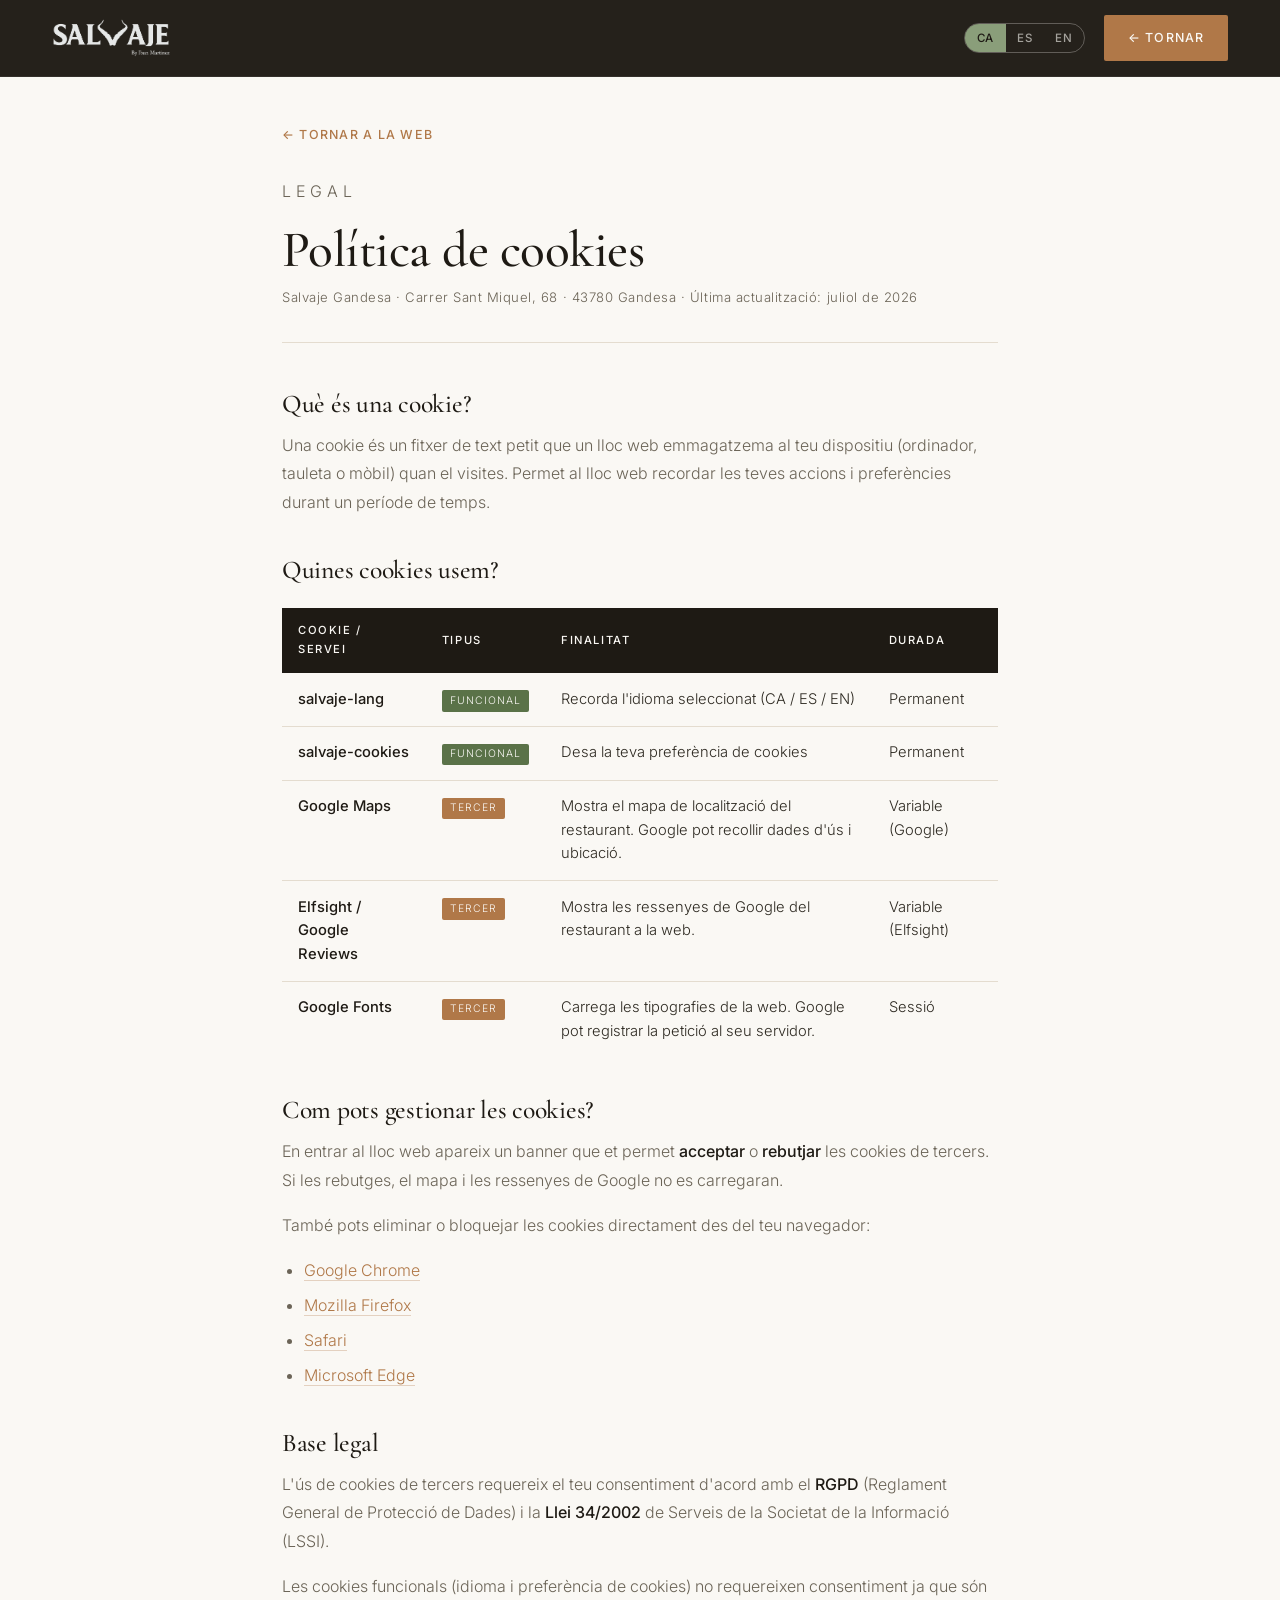
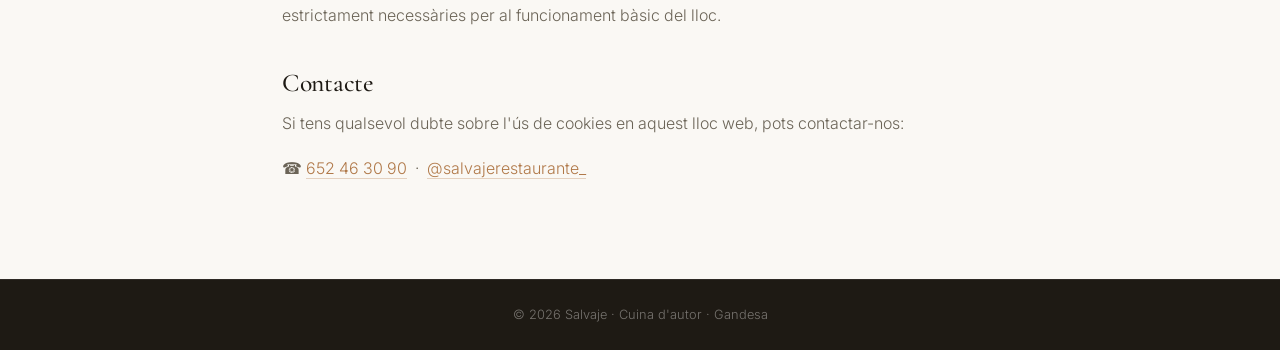
<file: cookies.html>
<!DOCTYPE html>
<html lang="ca">
<head>
<meta charset="UTF-8" />
<meta name="viewport" content="width=device-width, initial-scale=1.0" />
<title>Pol&iacute;tica de cookies &mdash; Salvaje Gandesa</title>
<meta name="robots" content="noindex, nofollow" />
<link rel="icon" type="image/png" href="img/favicon.png" />
<link rel="preconnect" href="https://fonts.googleapis.com" />
<link rel="preconnect" href="https://fonts.gstatic.com" crossorigin />
<link href="https://fonts.googleapis.com/css2?family=Cormorant+Garamond:ital,wght@0,400;0,500;0,600;1,400;1,500&family=Inter:wght@300;400;500;600&display=swap" rel="stylesheet" />
<link rel="stylesheet" href="css/styles.css" />
<style>
  .cookies-page {
    max-width: 780px;
    margin: 0 auto;
    padding: 120px 32px 80px;
  }
  .cookies-page h1 {
    font-family: var(--serif);
    font-size: clamp(2.2rem, 5vw, 3.2rem);
    color: var(--negre);
    margin: 1rem 0 0.5rem;
    line-height: 1.1;
  }
  .cookies-page .meta {
    font-size: 0.82rem;
    color: var(--text-suau);
    letter-spacing: 0.04em;
    margin-bottom: 3rem;
    padding-bottom: 2rem;
    border-bottom: 1px solid var(--linia);
  }
  .cookies-page h2 {
    font-family: var(--serif);
    font-size: 1.6rem;
    color: var(--negre);
    margin: 2.5rem 0 0.8rem;
    font-weight: 500;
  }
  .cookies-page p {
    font-size: 1rem;
    color: var(--text-suau);
    line-height: 1.8;
    font-weight: 300;
    margin-bottom: 1rem;
  }
  .cookies-page p strong { color: var(--negre); font-weight: 500; }
  .cookies-page ul {
    padding-left: 1.4rem;
    margin-bottom: 1rem;
  }
  .cookies-page li {
    font-size: 1rem;
    color: var(--text-suau);
    line-height: 1.8;
    font-weight: 300;
    margin-bottom: 0.4rem;
  }
  .cookies-page a {
    color: var(--terra);
    text-decoration: none;
    border-bottom: 1px solid rgba(176, 120, 72, 0.3);
    transition: color 0.2s;
  }
  .cookies-page a:hover { color: var(--salvia-fosc); border-color: var(--salvia-fosc); }
  .cookie-table {
    width: 100%;
    border-collapse: collapse;
    margin: 1.5rem 0 2rem;
    font-size: 0.92rem;
  }
  .cookie-table th {
    background: var(--negre);
    color: var(--crema);
    padding: 0.85rem 1rem;
    text-align: left;
    font-family: var(--sans);
    font-size: 0.7rem;
    font-weight: 500;
    letter-spacing: 0.14em;
    text-transform: uppercase;
  }
  .cookie-table td {
    padding: 0.9rem 1rem;
    border-bottom: 1px solid var(--linia);
    color: var(--text);
    vertical-align: top;
    line-height: 1.6;
    font-weight: 300;
  }
  .cookie-table tr:last-child td { border-bottom: none; }
  .cookie-table td strong { font-weight: 500; color: var(--negre); }
  .tag-funcional {
    display: inline-block;
    font-size: 0.65rem;
    letter-spacing: 0.1em;
    text-transform: uppercase;
    background: var(--salvia-fosc);
    color: var(--crema);
    padding: 0.15rem 0.5rem;
    border-radius: 2px;
  }
  .tag-tercer {
    display: inline-block;
    font-size: 0.65rem;
    letter-spacing: 0.1em;
    text-transform: uppercase;
    background: var(--terra);
    color: var(--crema);
    padding: 0.15rem 0.5rem;
    border-radius: 2px;
  }
  .back-link {
    display: inline-flex;
    align-items: center;
    gap: 0.5rem;
    font-size: 0.78rem;
    font-weight: 500;
    letter-spacing: 0.1em;
    text-transform: uppercase;
    color: var(--terra);
    text-decoration: none;
    border: none !important;
    margin-bottom: 2rem;
  }
  .back-link:hover { color: var(--salvia-fosc); border: none !important; }
  @media (max-width: 640px) {
    .cookies-page { padding: 100px 16px 60px; }
    .cookie-table { font-size: 0.82rem; }
    .cookie-table th, .cookie-table td { padding: 0.65rem 0.7rem; }
    .cookie-table th:last-child, .cookie-table td:last-child { display: none; }
  }
</style>
</head>
<body>

<nav class="nav" style="background: rgba(30,26,20,0.97);">
  <div class="wrap nav-inner">
    <a href="/" class="logo">
      <img src="img/logo-salvaje.png" alt="Salvaje" class="nav-logo-img" />
    </a>
    <div class="nav-cta">
      <div class="lang-switch">
        <button type="button" data-lang="ca">CA</button>
        <button type="button" data-lang="es">ES</button>
        <button type="button" data-lang="en">EN</button>
      </div>
      <a href="/" class="btn btn-terra" style="font-size:0.78rem; padding: 0.7rem 1.4rem;"
         data-es="&#8592; Volver" data-en="&#8592; Back">&#8592; Tornar</a>
    </div>
  </div>
</nav>

<main class="cookies-page">

  <a href="/" class="back-link"
     data-es="&#8592; Volver a la web" data-en="&#8592; Back to the website">&#8592; Tornar a la web</a>

  <p class="eyebrow">Legal</p>
  <h1 data-es="Pol&iacute;tica de cookies" data-en="Cookie policy">Pol&iacute;tica de cookies</h1>
  <p class="meta"
     data-es="Salvaje Gandesa &middot; Carrer Sant Miquel, 68 &middot; 43780 Gandesa &middot; &Uacute;ltima actualizaci&oacute;n: julio de 2026"
     data-en="Salvaje Gandesa &middot; Carrer Sant Miquel, 68 &middot; 43780 Gandesa &middot; Last updated: July 2026">
    Salvaje Gandesa &middot; Carrer Sant Miquel, 68 &middot; 43780 Gandesa &middot; &Uacute;ltima actualitzaci&oacute;: juliol de 2026
  </p>

  <h2 data-es="&iquest;Qu&eacute; es una cookie?" data-en="What is a cookie?">Qu&egrave; &eacute;s una cookie?</h2>
  <p data-es="Una cookie es un peque&ntilde;o archivo de texto que un sitio web almacena en tu dispositivo (ordenador, tableta o m&oacute;vil) cuando lo visitas. Permite al sitio web recordar tus acciones y preferencias durante un per&iacute;odo de tiempo."
     data-en="A cookie is a small text file that a website stores on your device (computer, tablet or mobile) when you visit it. It allows the website to remember your actions and preferences over a period of time.">
    Una cookie &eacute;s un fitxer de text petit que un lloc web emmagatzema al teu dispositiu (ordinador, tauleta o m&ograve;bil) quan el visites. Permet al lloc web recordar les teves accions i prefer&egrave;ncies durant un per&iacute;ode de temps.
  </p>

  <h2 data-es="&iquest;Qu&eacute; cookies usamos?" data-en="What cookies do we use?">Quines cookies usem?</h2>

  <table class="cookie-table">
    <thead>
      <tr>
        <th data-es="Cookie / Servicio" data-en="Cookie / Service">Cookie / Servei</th>
        <th data-es="Tipo" data-en="Type">Tipus</th>
        <th data-es="Finalidad" data-en="Purpose">Finalitat</th>
        <th data-es="Duraci&oacute;n" data-en="Duration">Durada</th>
      </tr>
    </thead>
    <tbody>
      <tr>
        <td><strong>salvaje-lang</strong></td>
        <td><span class="tag-funcional" data-es="Funcional" data-en="Functional">Funcional</span></td>
        <td data-es="Recuerda el idioma seleccionado (CA / ES / EN)"
            data-en="Remembers the selected language (CA / ES / EN)">Recorda l&apos;idioma seleccionat (CA / ES / EN)</td>
        <td data-es="Permanente" data-en="Permanent">Permanent</td>
      </tr>
      <tr>
        <td><strong>salvaje-cookies</strong></td>
        <td><span class="tag-funcional" data-es="Funcional" data-en="Functional">Funcional</span></td>
        <td data-es="Guarda tu preferencia de cookies"
            data-en="Saves your cookie preference">Desa la teva prefer&egrave;ncia de cookies</td>
        <td data-es="Permanente" data-en="Permanent">Permanent</td>
      </tr>
      <tr>
        <td><strong>Google Maps</strong></td>
        <td><span class="tag-tercer" data-es="Tercero" data-en="Third-party">Tercer</span></td>
        <td data-es="Muestra el mapa de ubicaci&oacute;n del restaurante. Google puede recopilar datos de uso y ubicaci&oacute;n."
            data-en="Shows the restaurant location map. Google may collect usage and location data.">Mostra el mapa de localitzaci&oacute; del restaurant. Google pot recollir dades d&apos;&uacute;s i ubicaci&oacute;.</td>
        <td>Variable (Google)</td>
      </tr>
      <tr>
        <td><strong>Elfsight / Google Reviews</strong></td>
        <td><span class="tag-tercer" data-es="Tercero" data-en="Third-party">Tercer</span></td>
        <td data-es="Muestra las rese&ntilde;as de Google del restaurante en la web."
            data-en="Displays Google reviews of the restaurant on the website.">Mostra les ressenyes de Google del restaurant a la web.</td>
        <td>Variable (Elfsight)</td>
      </tr>
      <tr>
        <td><strong>Google Fonts</strong></td>
        <td><span class="tag-tercer" data-es="Tercero" data-en="Third-party">Tercer</span></td>
        <td data-es="Carga las tipograf&iacute;as de la web. Google puede registrar la petici&oacute;n en su servidor."
            data-en="Loads the website fonts. Google may log the request on its server.">Carrega les tipografies de la web. Google pot registrar la petici&oacute; al seu servidor.</td>
        <td data-es="Sesi&oacute;n" data-en="Session">Sessi&oacute;</td>
      </tr>
    </tbody>
  </table>

  <h2 data-es="&iquest;C&oacute;mo puedes gestionar las cookies?" data-en="How can you manage cookies?">Com pots gestionar les cookies?</h2>
  <p data-es="Al entrar en el sitio web aparece un banner que te permite &lt;strong&gt;aceptar&lt;/strong&gt; o &lt;strong&gt;rechazar&lt;/strong&gt; las cookies de terceros. Si las rechazas, el mapa y las rese&ntilde;as de Google no se cargar&aacute;n."
     data-en="When entering the website a banner appears letting you &lt;strong&gt;accept&lt;/strong&gt; or &lt;strong&gt;reject&lt;/strong&gt; third-party cookies. If you reject them, the Google map and reviews will not load.">
    En entrar al lloc web apareix un banner que et permet <strong>acceptar</strong> o <strong>rebutjar</strong> les cookies de tercers. Si les rebutges, el mapa i les ressenyes de Google no es carregaran.
  </p>
  <p data-es="Tambi&eacute;n puedes eliminar o bloquear las cookies directamente desde tu navegador:"
     data-en="You can also delete or block cookies directly from your browser:">
    Tamb&eacute; pots eliminar o bloquejar les cookies directament des del teu navegador:
  </p>
  <ul>
    <li><a href="https://support.google.com/chrome/answer/95647" target="_blank" rel="noopener">Google Chrome</a></li>
    <li><a href="https://support.mozilla.org/ca/kb/activa-i-desactiva-les-galetes" target="_blank" rel="noopener">Mozilla Firefox</a></li>
    <li><a href="https://support.apple.com/ca-es/guide/safari/sfri11471/mac" target="_blank" rel="noopener">Safari</a></li>
    <li><a href="https://support.microsoft.com/es-es/microsoft-edge/eliminar-las-cookies-en-microsoft-edge-63947406-40ac-c3b8-57b9-2a946a29ae09" target="_blank" rel="noopener">Microsoft Edge</a></li>
  </ul>

  <h2 data-es="Base legal" data-en="Legal basis">Base legal</h2>
  <p data-es="El uso de cookies de terceros requiere tu consentimiento de acuerdo con el &lt;strong&gt;RGPD&lt;/strong&gt; (Reglamento General de Protecci&oacute;n de Datos) y la &lt;strong&gt;Ley 34/2002&lt;/strong&gt; de Servicios de la Sociedad de la Informaci&oacute;n (LSSI)."
     data-en="The use of third-party cookies requires your consent in accordance with the &lt;strong&gt;GDPR&lt;/strong&gt; (General Data Protection Regulation) and &lt;strong&gt;Spanish Law 34/2002&lt;/strong&gt; on Information Society Services.">
    L&apos;&uacute;s de cookies de tercers requereix el teu consentiment d&apos;acord amb el <strong>RGPD</strong> (Reglament General de Protecci&oacute; de Dades) i la <strong>Llei 34/2002</strong> de Serveis de la Societat de la Informaci&oacute; (LSSI).
  </p>
  <p data-es="Las cookies funcionales (idioma y preferencia de cookies) no requieren consentimiento ya que son estrictamente necesarias para el funcionamiento b&aacute;sico del sitio."
     data-en="Functional cookies (language and cookie preference) do not require consent as they are strictly necessary for the basic operation of the site.">
    Les cookies funcionals (idioma i prefer&egrave;ncia de cookies) no requereixen consentiment ja que s&oacute;n estrictament necess&agrave;ries per al funcionament b&agrave;sic del lloc.
  </p>

  <h2 data-es="Contacto" data-en="Contact">Contacte</h2>
  <p data-es="Si tienes cualquier duda sobre el uso de cookies en este sitio web, puedes contactarnos:"
     data-en="If you have any questions about the use of cookies on this website, you can contact us:">
    Si tens qualsevol dubte sobre l&apos;&uacute;s de cookies en aquest lloc web, pots contactar-nos:
  </p>
  <p>
    &#9742; <a href="tel:+34652463090">652 46 30 90</a>
    &nbsp;&middot;&nbsp;
    <a href="https://www.instagram.com/salvajerestaurante_" target="_blank" rel="noopener">@salvajerestaurante_</a>
  </p>

</main>

<footer style="background: var(--negre); color: var(--crema); padding: 1.5rem 0; text-align: center; border-top: 1px solid rgba(255,255,255,0.07);">
  <p style="font-size: 0.8rem; color: rgba(250,248,244,0.4);"
     data-es="&copy; 2026 Salvaje &middot; Cocina de autor &middot; Gandesa"
     data-en="&copy; 2026 Salvaje &middot; Author cuisine &middot; Gandesa">&copy; 2026 Salvaje &middot; Cuina d&apos;autor &middot; Gandesa</p>
</footer>

<script>
(function() {
  var buttons = document.querySelectorAll(".lang-switch button");
  var htmlEl = document.documentElement;

  function setLang(lang) {
    document.querySelectorAll("[data-es]").forEach(function(el) {
      if (el.dataset.ca === undefined) el.dataset.ca = el.innerHTML;
      el.innerHTML = lang === "es" ? el.dataset.es : lang === "en" ? (el.dataset.en || el.dataset.ca) : el.dataset.ca;
    });
    htmlEl.setAttribute("lang", lang);
    buttons.forEach(function(b) { b.classList.toggle("active", b.dataset.lang === lang); });
    try { localStorage.setItem("salvaje-lang", lang); } catch(e) {}
  }

  buttons.forEach(function(b) { b.addEventListener("click", function() { setLang(b.dataset.lang); }); });

  var saved = "ca";
  try { saved = localStorage.getItem("salvaje-lang") || "ca"; } catch(e) {}
  setLang(saved);
})();
</script>

</body>
</html>
</file>
<file: css/styles.css>
:root {
  --crema: #FAF8F4;
  --crema-2: #F2EDE4;
  --salvia: #8A9E7A;
  --salvia-fosc: #5A7248;
  --terra: #B07848;
  --negre: #1E1A14;
  --negre-2: #2A251D;
  --text: #2E2A22;
  --text-suau: #6B6457;
  --linia: #E4DCCF;
  --serif: 'Cormorant Garamond', Georgia, serif;
  --sans: 'Inter', system-ui, sans-serif;
}

* {
  margin: 0;
  padding: 0;
  box-sizing: border-box;
}

html {
  scroll-behavior: smooth;
  overflow-x: hidden;
}

body {
  font-family: var(--sans);
  font-weight: 300;
  color: var(--text);
  background: var(--crema);
  line-height: 1.7;
  -webkit-font-smoothing: antialiased;
  overflow-x: hidden;
  width: 100%;
}

/* Telèfon i links sense color blau per defecte */
a {
  color: inherit;
}

.info-strip .ival a,
.info-strip a {
  color: inherit;
  text-decoration: none;
}

img {
  display: block;
  max-width: 100%;
}

.wrap {
  width: 100%;
  max-width: 1240px;
  margin: 0 auto;
  padding: 0 32px;
}

.eyebrow {
  font-family: var(--sans);
  font-weight: 500;
  font-size: 0.72rem;
  letter-spacing: 0.32em;
  text-transform: uppercase;
  color: var(--terra);
}

h1,
h2,
h3 {
  font-family: var(--serif);
  font-weight: 500;
  line-height: 1.05;
  letter-spacing: -0.01em;
}

/* ============ NAV ============ */
.nav {
  position: fixed;
  top: 0;
  left: 0;
  right: 0;
  z-index: 100;
  background: rgba(30, 26, 20, 0.82);
  backdrop-filter: blur(14px);
  -webkit-backdrop-filter: blur(14px);
  border-bottom: 1px solid rgba(255, 255, 255, 0.07);
  transition: background 0.4s ease;
}

.nav-inner {
  display: flex;
  align-items: center;
  justify-content: space-between;
  height: 76px;
}

.logo {
  font-family: var(--serif);
  font-size: 1.85rem;
  font-weight: 600;
  color: var(--crema);
  letter-spacing: 0.04em;
  text-decoration: none;
  display: flex;
  align-items: center;
  gap: 0.5rem;
}

.logo span {
  font-family: var(--sans);
  font-size: 0.62rem;
  font-weight: 500;
  letter-spacing: 0.3em;
  color: var(--salvia);
  text-transform: uppercase;
}

.nav-logo-img {
  height: 40px;
  width: auto;
  max-width: 170px;
  display: block;
  object-fit: contain;
  object-position: left center;
  filter: invert(1);
}

.nav-links {
  display: flex;
  align-items: center;
  gap: 2.4rem;
  list-style: none;
}

.nav-links a {
  color: rgba(250, 248, 244, 0.78);
  text-decoration: none;
  font-size: 0.82rem;
  font-weight: 400;
  letter-spacing: 0.08em;
  text-transform: uppercase;
  transition: color 0.25s ease;
  position: relative;
}

.nav-links a::after {
  content: '';
  position: absolute;
  left: 0;
  bottom: -6px;
  width: 0;
  height: 1px;
  background: var(--salvia);
  transition: width 0.3s ease;
}

.nav-links a:hover {
  color: var(--crema);
}

.nav-links a:hover::after {
  width: 100%;
}

.btn {
  display: inline-flex;
  align-items: center;
  justify-content: center;
  font-family: var(--sans);
  font-size: 0.8rem;
  font-weight: 500;
  letter-spacing: 0.1em;
  text-transform: uppercase;
  text-decoration: none;
  padding: 0.85rem 1.7rem;
  border-radius: 2px;
  cursor: pointer;
  transition: all 0.3s ease;
  border: 1px solid transparent;
  white-space: nowrap;
}

.btn-verd {
  background: var(--salvia-fosc);
  color: var(--crema);
}

.btn-verd:hover {
  background: #4a5f3a;
  transform: translateY(-2px);
}

.btn-outline {
  background: transparent;
  color: var(--crema);
  border-color: rgba(250, 248, 244, 0.4);
}

.btn-outline:hover {
  border-color: var(--crema);
  background: rgba(250, 248, 244, 0.06);
}

.btn-terra {
  background: var(--terra);
  color: var(--crema);
}

.btn-terra:hover {
  background: #9c6638;
  transform: translateY(-2px);
}

.nav-cta {
  display: flex;
  align-items: center;
  gap: 1.2rem;
}

.burger {
  display: none;
  flex-direction: column;
  gap: 5px;
  background: none;
  border: none;
  cursor: pointer;
  padding: 8px;
}

.burger span {
  width: 24px;
  height: 2px;
  background: var(--crema);
  transition: 0.3s;
}

/* ============ HERO ============ */
.hero {
  position: relative;
  min-height: 100vh;
  display: flex;
  align-items: center;
  color: var(--crema);
  overflow: hidden;
  background: var(--negre);
}

.hero-bg {
  position: absolute;
  inset: 0;
  background-image: linear-gradient(to right, rgba(20,17,13,0.92) 0%, rgba(20,17,13,0.62) 50%, rgba(20,17,13,0.45) 100%), url('../img/hero.jpeg');
  background-size: cover;
  background-position: center;
  animation: slowzoom 22s ease-in-out infinite alternate;
}

.hero-bg::after {
  content: '';
  position: absolute;
  inset: 0;
  background-image: url('../img/SALVAJE_V_transparente.png');
  background-size: 75vw auto;
  background-position: center;
  background-repeat: no-repeat;
  opacity: 0.04;
  pointer-events: none;
}

@keyframes slowzoom {
  from {
    transform: scale(1);
  }

  to {
    transform: scale(1.08);
  }
}

.hero-inner {
  position: relative;
  z-index: 2;
  padding-top: 90px;
  text-align: center;
}

.hero .eyebrow {
  color: var(--salvia);
}

.hero-logo {
  max-width: clamp(250px, 85vw, 650px);
  height: auto;
  display: block;
  margin: 0 auto -0.5rem;
  object-fit: contain;
  filter: invert(1);
  clip-path: inset(0 0 22% 0);
}

.hero-tagline {
  font-family: var(--serif);
  font-style: italic;
  font-weight: 400;
  font-size: clamp(1.6rem, 4vw, 2.6rem);
  color: var(--terra);
  margin-bottom: 1.2rem;
}

.hero-desc {
  max-width: 480px;
  font-size: 1.05rem;
  font-weight: 300;
  color: rgba(250, 248, 244, 0.82);
  margin: 0 auto 2rem;
  line-height: 1.8;
}

.hero-btns {
  display: flex;
  gap: 1rem;
  flex-wrap: wrap;
  justify-content: center;
}

.scroll-hint {
  display: none;
}

.scroll-hint::after {
  content: '';
  width: 1px;
  height: 42px;
  background: linear-gradient(to bottom, var(--salvia), transparent);
  animation: pulse 2s ease-in-out infinite;
}

@keyframes pulse {

  0%,
  100% {
    opacity: 0.3;
  }

  50% {
    opacity: 1;
  }
}

/* ============ INFO STRIP ============ */
.info-strip {
  background: var(--salvia-fosc);
  color: var(--crema);
}

.info-grid {
  display: grid;
  grid-template-columns: repeat(4, 1fr);
}

.info-item {
  padding: 2.6rem 1.5rem;
  text-align: center;
  border-right: 1px solid rgba(250, 248, 244, 0.14);
}

.info-item:last-child {
  border-right: none;
}

.info-item .ilabel {
  font-size: 0.68rem;
  letter-spacing: 0.22em;
  text-transform: uppercase;
  color: rgba(250, 248, 244, 0.7);
  margin-bottom: 0.6rem;
}

.info-item .ival {
  font-family: var(--sans);
  font-size: 1.1rem;
  font-weight: 500;
  letter-spacing: 0.02em;
}

.info-item .isub {
  font-size: 0.82rem;
  color: rgba(250, 248, 244, 0.75);
  font-weight: 300;
}

/* ============ SECTION GENERIC ============ */
section {
  scroll-margin-top: 76px;
}

.pad {
  padding: 4.5rem 0;
}

.section-head {
  max-width: 640px;
  margin-bottom: 3.5rem;
}

.section-head h2 {
  font-size: clamp(2.6rem, 5vw, 4rem);
  margin: 0.8rem 0 1.2rem;
  color: var(--negre);
}

.section-head p {
  font-size: 1.08rem;
  color: var(--text-suau);
  font-weight: 300;
}

/* ============ ABOUT ============ */
.about {
  background: var(--crema);
}

.about-grid {
  display: grid;
  grid-template-columns: 1fr 1fr;
  gap: 5rem;
  align-items: center;
}

.about-quote {
  font-family: var(--serif);
  font-style: italic;
  font-weight: 400;
  font-size: clamp(1.8rem, 3.2vw, 2.7rem);
  line-height: 1.35;
  color: var(--negre);
  margin: 1.6rem 0 2rem;
}

.about-quote .accent {
  color: var(--terra);
}

.about-text p {
  color: var(--text-suau);
  font-size: 1.02rem;
  margin-bottom: 1.2rem;
  font-weight: 300;
}

.about-sign {
  margin-top: 2.2rem;
  display: flex;
  align-items: center;
  gap: 1rem;
}

.about-sign .name {
  font-family: var(--serif);
  font-size: 1.6rem;
  color: var(--negre);
}

.about-sign .role {
  font-size: 0.78rem;
  letter-spacing: 0.18em;
  text-transform: uppercase;
  color: var(--salvia-fosc);
}

.about-media {
  position: relative;
  display: grid;
  grid-template-columns: 3fr 2fr;
  gap: 0.5rem;
  align-items: stretch;
}

.about-media img,
.about-media video {
  width: 100%;
  height: 600px;
  object-fit: cover;
  border-radius: 2px;
  display: block;
}

.about-media .badge {
  position: absolute;
  bottom: -28px;
  left: -28px;
  background: var(--negre);
  color: var(--crema);
  padding: 1.6rem 2rem;
  border-radius: 2px;
}

.about-media .badge .big {
  font-family: var(--serif);
  font-size: 2.6rem;
  color: var(--salvia);
  line-height: 1;
}

.about-media .badge .small {
  font-size: 0.72rem;
  letter-spacing: 0.18em;
  text-transform: uppercase;
  color: rgba(250, 248, 244, 0.7);
  margin-top: 4px;
}

/* ============ MENU ============ */
.menu {
  background: var(--crema-2);
}

.menu-filters {
  display: flex;
  gap: 0.6rem;
  flex-wrap: wrap;
  margin-bottom: 3rem;
}

.filter {
  font-family: var(--sans);
  font-size: 0.78rem;
  font-weight: 500;
  letter-spacing: 0.14em;
  text-transform: uppercase;
  padding: 0.7rem 1.5rem;
  border: 1px solid var(--linia);
  background: transparent;
  color: var(--text-suau);
  border-radius: 2px;
  cursor: pointer;
  transition: all 0.25s ease;
}

.filter:hover {
  border-color: var(--salvia);
  color: var(--negre);
}

.filter.active {
  background: var(--negre);
  border-color: var(--negre);
  color: var(--crema);
}

.menu-grid {
  display: grid;
  grid-template-columns: 1fr 1fr;
  gap: 0 4.5rem;
}

.dish {
  display: flex;
  justify-content: space-between;
  align-items: baseline;
  gap: 1.5rem;
  padding: 1.7rem 0;
  border-bottom: 1px solid var(--linia);
  transition: opacity 0.4s ease, transform 0.4s ease;
}

.dish-info {
  flex: 1;
}

.dish-top {
  display: flex;
  align-items: baseline;
  gap: 0.8rem;
}

.dish-name {
  font-family: var(--serif);
  font-size: 1.5rem;
  font-weight: 500;
  color: var(--negre);
}

.dish-tag {
  font-size: 0.6rem;
  letter-spacing: 0.12em;
  text-transform: uppercase;
  color: var(--crema);
  background: var(--salvia);
  padding: 0.18rem 0.5rem;
  border-radius: 2px;
  font-weight: 500;
  transform: translateY(-3px);
}

.dish-tag.cor {
  background: var(--terra);
}

.dish-desc {
  font-size: 0.92rem;
  color: var(--text-suau);
  font-weight: 300;
  margin-top: 0.35rem;
  line-height: 1.6;
  max-width: 90%;
}

.dish-price {
  font-family: var(--serif);
  font-size: 1.5rem;
  color: var(--salvia-fosc);
  white-space: nowrap;
}

.dish.hide {
  display: none;
}

.menu-note {
  margin-top: 2.5rem;
  font-size: 0.88rem;
  color: var(--text-suau);
  font-style: italic;
  font-family: var(--sans);
}

/* ============ RESERVES ============ */
.reserves {
  position: relative;
  padding: 0;
}

.reserves-hero {
  position: relative;
  min-height: 70vh;
  display: flex;
  align-items: center;
  overflow: hidden;
}

.reserves-hero-bg {
  position: absolute;
  inset: 0;
  background: linear-gradient(135deg, #3B2A1A 0%, #2A1D10 50%, #1E1408 100%);
}

.reserves-hero-bg::before {
  content: '';
  position: absolute;
  inset: 0;
  background:
    radial-gradient(ellipse 70% 60% at 20% 50%, rgba(176, 120, 72, 0.22) 0%, transparent 60%),
    radial-gradient(ellipse 50% 70% at 80% 80%, rgba(138, 158, 122, 0.08) 0%, transparent 55%);
}

.reserves-hero-inner {
  position: relative;
  z-index: 1;
  padding: 5rem 32px;
  display: grid;
  grid-template-columns: 1fr 1fr;
  gap: 5rem;
  align-items: center;
}

/* Columna esquerra */
.reserves-left .eyebrow {
  color: var(--salvia);
  margin-bottom: 1rem;
}

.reserves-left h2 {
  font-size: clamp(2.6rem, 5vw, 4rem);
  color: var(--crema);
  line-height: 1.05;
  margin-bottom: 1.2rem;
}

.reserves-desc {
  font-size: 1rem;
  color: rgba(250, 248, 244, 0.65);
  font-weight: 300;
  line-height: 1.75;
  margin-bottom: 2.2rem;
  max-width: 420px;
}

.reserves-info {
  list-style: none;
  display: flex;
  flex-direction: column;
  gap: 1.4rem;
}

.reserves-info li {
  display: flex;
  gap: 1.1rem;
  align-items: flex-start;
}

.reserves-info .ri-ico {
  color: var(--salvia);
  font-size: 1.1rem;
  width: 22px;
  flex-shrink: 0;
  margin-top: 2px;
}

.reserves-info .ri-label {
  display: block;
  font-size: 0.68rem;
  letter-spacing: 0.18em;
  text-transform: uppercase;
  color: rgba(250, 248, 244, 0.45);
  margin-bottom: 0.2rem;
}

.reserves-info .ri-val {
  display: block;
  font-size: 0.97rem;
  color: rgba(250, 248, 244, 0.88);
  font-weight: 300;
}

.reserves-info .ri-val a {
  color: var(--crema);
  text-decoration: none;
  border-bottom: 1px solid rgba(138, 158, 122, 0.4);
}

/* Columna dreta — card clar */
.reserves-card {
  background: var(--crema);
  border-radius: 4px;
  padding: 2.8rem;
}

.reserves-card-title {
  font-family: var(--serif);
  font-size: 2rem;
  color: var(--negre);
  font-weight: 500;
  margin-bottom: 0.5rem;
}

.reserves-card-sub {
  font-size: 0.92rem;
  color: var(--text-suau);
  font-weight: 300;
  line-height: 1.7;
  margin-bottom: 2rem;
}

.reserves-card-ctas {
  display: flex;
  flex-direction: column;
  gap: 0.8rem;
}

.reserves-card-ctas .btn {
  width: 100%;
  justify-content: center;
}

.btn-outline-dark {
  background: transparent;
  color: var(--negre);
  border: 1px solid rgba(46, 42, 34, 0.35);
}

.btn-outline-dark:hover {
  background: var(--negre);
  color: var(--crema);
  border-color: var(--negre);
}

/* ============ GALERIA ============ */
.galeria {
  background: var(--crema);
}

.mosaic {
  display: grid;
  grid-template-columns: repeat(4, 1fr);
  grid-auto-rows: 200px;
  gap: 14px;
}

.mosaic figure {
  overflow: hidden;
  border-radius: 2px;
  position: relative;
  margin: 0;
}

.mosaic img {
  width: 100%;
  height: 100%;
  object-fit: cover;
  transition: transform 0.7s ease;
}

.mosaic figure:hover img {
  transform: scale(1.07);
}

.mosaic figure::after {
  content: '';
  position: absolute;
  inset: 0;
  background: linear-gradient(to top, rgba(30, 26, 20, 0.25), transparent 50%);
  opacity: 0;
  transition: opacity 0.4s ease;
}

.mosaic figure:hover::after {
  opacity: 1;
}

.m-tall {
  grid-row: span 2;
}

.m-wide {
  grid-column: span 2;
}

/* ============ RESSENYES ============ */
.ressenyes {
  background: var(--crema);
}

.reviews-head {
  text-align: center;
  max-width: 680px;
  margin: 0 auto 3.5rem;
}

.reviews-head h2 {
  font-size: clamp(2.6rem, 5vw, 4rem);
  margin: 0.8rem 0 1.4rem;
  color: var(--negre);
}

.reviews-rating {
  display: inline-flex;
  align-items: center;
  gap: 0.9rem;
  padding: 0.7rem 1.4rem;
  border: 1px solid var(--linia);
  border-radius: 100px;
  background: var(--crema);
}

.reviews-rating .score {
  font-family: var(--serif);
  font-size: 1.7rem;
  color: var(--negre);
  line-height: 1;
}

.reviews-rating .stars {
  color: var(--terra);
  letter-spacing: 0.1em;
  font-size: 1rem;
}

.reviews-rating .src {
  font-size: 0.74rem;
  letter-spacing: 0.12em;
  text-transform: uppercase;
  color: var(--text-suau);
}

.reviews-grid {
  display: grid;
  grid-template-columns: repeat(3, 1fr);
  gap: 1.6rem;
}

.review-card {
  background: var(--crema);
  border: 1px solid var(--linia);
  border-radius: 3px;
  padding: 2.2rem;
  display: flex;
  flex-direction: column;
}

.review-card .stars {
  color: var(--terra);
  letter-spacing: 0.12em;
  font-size: 0.95rem;
  margin-bottom: 1.1rem;
}

.review-card .quote {
  font-family: var(--serif);
  font-size: 1.28rem;
  font-style: italic;
  line-height: 1.45;
  color: var(--negre);
  margin-bottom: 1.6rem;
  flex: 1;
}

.review-card .author {
  display: flex;
  align-items: center;
  gap: 0.9rem;
}

.review-card .avatar {
  width: 44px;
  height: 44px;
  border-radius: 50%;
  background: var(--salvia);
  color: var(--crema);
  display: flex;
  align-items: center;
  justify-content: center;
  font-family: var(--sans);
  font-size: 1rem;
  font-weight: 500;
  flex-shrink: 0;
}

.review-card .au-name {
  font-size: 0.95rem;
  font-weight: 500;
  color: var(--negre);
}

.review-card .au-meta {
  font-size: 0.76rem;
  color: var(--text-suau);
}

/* ============ CONTACTE ============ */
.contacte {
  background: var(--crema-2);
}

.contacte-grid {
  display: grid;
  grid-template-columns: 1fr 1fr;
  gap: 4rem;
  align-items: start;
}

.map-wrap {
  position: relative;
  display: block;
  border-radius: 3px;
  overflow: hidden;
  height: 100%;
  min-height: 420px;
  border: 1px solid var(--linia);
  background: #e8e4da;
  text-decoration: none;
}

.tilemap {
  position: absolute;
  left: 50%;
  top: 50%;
  width: 1280px;
  height: 1280px;
  display: grid;
  grid-template-columns: repeat(5, 256px);
  grid-template-rows: repeat(5, 256px);
  transform: translate(-678px, -591px);
}

.tilemap img {
  display: block;
  width: 256px;
  height: 256px;
}

.map-wrap .map-pin {
  position: absolute;
  left: 50%;
  top: 50%;
  width: 22px;
  height: 22px;
  transform: translate(-50%, -100%);
}

.map-wrap .map-pin::before {
  content: '';
  position: absolute;
  inset: 0;
  background: var(--terra);
  border: 3px solid var(--crema);
  border-radius: 50% 50% 50% 0;
  transform: rotate(-45deg);
  box-shadow: 0 4px 10px rgba(30, 26, 20, 0.4);
}

.map-wrap .map-pin::after {
  content: '';
  position: absolute;
  left: 50%;
  top: 110%;
  width: 14px;
  height: 5px;
  background: rgba(30, 26, 20, 0.25);
  border-radius: 50%;
  transform: translateX(-50%);
  filter: blur(1px);
}

.map-wrap .map-chip {
  position: absolute;
  left: 50%;
  top: 50%;
  transform: translate(-50%, calc(-100% - 26px));
  background: var(--negre);
  color: var(--crema);
  font-size: 0.74rem;
  letter-spacing: 0.08em;
  padding: 0.4rem 0.8rem;
  border-radius: 2px;
  white-space: nowrap;
  font-weight: 400;
}

.map-link {
  display: inline-block;
  margin-top: 1rem;
  font-size: 0.82rem;
  letter-spacing: 0.1em;
  text-transform: uppercase;
  color: var(--salvia-fosc);
  text-decoration: none;
  border-bottom: 1px solid var(--salvia);
  padding-bottom: 2px;
  transition: color 0.2s ease;
}

.map-link:hover {
  color: var(--terra);
  border-color: var(--terra);
}

.contact-data {
  display: flex;
  flex-direction: column;
  gap: 1.6rem;
  margin: 2rem 0 2.5rem;
}

.contact-item {
  display: flex;
  gap: 1rem;
  align-items: flex-start;
}

.contact-item .ci-ico {
  font-family: var(--sans);
  color: var(--terra);
  font-size: 1.1rem;
  width: 28px;
  line-height: 1.4;
}

.contact-item .ci-label {
  font-size: 0.68rem;
  letter-spacing: 0.18em;
  text-transform: uppercase;
  color: var(--text-suau);
}

.contact-item .ci-val {
  font-size: 1rem;
  color: var(--negre);
  font-weight: 300;
}

.contact-item a {
  color: var(--negre);
  text-decoration: none;
  border-bottom: 1px solid var(--salvia);
}

/* ============ FOOTER ============ */
footer {
  background: var(--negre);
  color: var(--crema);
  padding: 3rem 0 2rem;
  position: relative;
  overflow: hidden;
}

.footer-top {
  display: flex;
  justify-content: space-between;
  align-items: flex-start;
  flex-wrap: wrap;
  gap: 3rem;
  padding-bottom: 3rem;
  border-bottom: 1px solid rgba(250, 248, 244, 0.1);
}

.footer-brand .logo {
  font-size: 2.4rem;
}

.footer-brand-logo-img {
  max-width: 200px;
  height: auto;
  display: block;
  filter: invert(1);
}

.footer-boar-deco {
  position: absolute;
  bottom: 0;
  right: 0;
  width: 350px;
  height: auto;
  overflow: hidden;
  pointer-events: none;
}

.footer-boar-deco img {
  position: absolute;
  right: -20px;
  bottom: -20px;
  max-width: 350px;
  height: auto;
  opacity: 0.06;
}

.footer-brand p {
  color: rgba(250, 248, 244, 0.6);
  font-size: 0.92rem;
  font-weight: 300;
  max-width: 300px;
  margin-top: 1rem;
  line-height: 1.7;
}

.footer-cols {
  display: flex;
  gap: 4.5rem;
  flex-wrap: wrap;
}

.footer-col h4 {
  font-family: var(--sans);
  font-size: 0.7rem;
  letter-spacing: 0.2em;
  text-transform: uppercase;
  color: var(--salvia);
  margin-bottom: 1.2rem;
  font-weight: 600;
}

.footer-col a,
.footer-col p {
  display: block;
  color: rgba(250, 248, 244, 0.72);
  text-decoration: none;
  font-size: 0.92rem;
  font-weight: 300;
  margin-bottom: 0.7rem;
  transition: color 0.2s;
}

.footer-col a:hover {
  color: var(--crema);
}

.footer-bottom {
  display: flex;
  justify-content: space-between;
  align-items: center;
  flex-wrap: wrap;
  gap: 1rem;
  padding-top: 2rem;
}

.footer-bottom p {
  font-size: 0.8rem;
  color: rgba(250, 248, 244, 0.45);
  font-weight: 300;
}

.footer-cookies {
  font-size: 0.75rem;
  color: rgba(250, 248, 244, 0.35);
  text-decoration: none;
  letter-spacing: 0.06em;
  transition: color 0.2s ease;
}

.footer-cookies:hover {
  color: var(--salvia);
}

.footer-credit {
  font-size: 0.75rem;
  color: rgba(250, 248, 244, 0.35);
  text-decoration: none;
  letter-spacing: 0.06em;
  transition: color 0.2s ease;
}

.footer-credit:hover {
  color: var(--salvia);
}

/* ============ COOKIE BANNER ============ */
.cookie-banner {
  position: fixed;
  bottom: 0;
  left: 0;
  right: 0;
  z-index: 998;
  background: var(--negre-2);
  border-top: 1px solid rgba(255, 255, 255, 0.08);
  transform: translateY(100%);
  transition: transform 0.4s cubic-bezier(0.4, 0, 0.2, 1);
}

.cookie-banner.show {
  transform: translateY(0);
}

.cookie-inner {
  max-width: 1240px;
  margin: 0 auto;
  padding: 1.2rem 32px;
  display: flex;
  align-items: center;
  gap: 2rem;
  flex-wrap: wrap;
}

.cookie-body {
  flex: 1;
  min-width: 220px;
}

.cookie-body p {
  font-size: 0.88rem;
  color: rgba(250, 248, 244, 0.78);
  font-weight: 300;
  line-height: 1.6;
  margin-bottom: 0.3rem;
}

.cookie-policy {
  font-size: 0.75rem;
  color: var(--salvia);
  text-decoration: none;
  letter-spacing: 0.08em;
  text-transform: uppercase;
  border-bottom: 1px solid rgba(138, 158, 122, 0.35);
  padding-bottom: 1px;
  transition: color 0.2s;
}

.cookie-policy:hover {
  color: var(--crema);
  border-color: var(--crema);
}

.cookie-btns {
  display: flex;
  gap: 0.8rem;
  flex-shrink: 0;
}

.btn-cookie-reject {
  background: transparent;
  color: rgba(250, 248, 244, 0.55);
  border: 1px solid rgba(250, 248, 244, 0.2);
}

.btn-cookie-reject:hover {
  color: var(--crema);
  border-color: rgba(250, 248, 244, 0.5);
}

@media (max-width: 640px) {
  .cookie-inner {
    padding: 1rem 16px;
    gap: 0.8rem;
  }

  .cookie-btns {
    width: 100%;
    justify-content: flex-end;
  }

  .cookie-btns .btn {
    flex: 1;
    justify-content: center;
    padding: 0.75rem 1rem;
  }
}

.footer-bottom .socials {
  display: flex;
  gap: 1.4rem;
}

.footer-bottom .socials a {
  color: rgba(250, 248, 244, 0.6);
  text-decoration: none;
  font-size: 0.8rem;
  letter-spacing: 0.08em;
  text-transform: uppercase;
  transition: color 0.2s;
}

.footer-bottom .socials a:hover {
  color: var(--salvia);
}

/* ============ REVEAL ============ */
.reveal {
  opacity: 0;
  transform: translateY(30px);
  transition: opacity 0.9s ease, transform 0.9s ease;
}

.reveal.in {
  opacity: 1;
  transform: none;
}

/* ============ RESPONSIVE ============ */
.mobile-menu {
  display: none;
}

@media (max-width: 900px) {

  /* --- NAV --- */
  .wrap {
    padding: 0 20px;
  }

  .nav-links {
    display: none;
  }

  .burger {
    display: flex;
  }

  .nav-cta .lang-switch {
    display: none;
  }

  .nav-cta .btn-verd {
    display: none;
  }

  /* --- MOBILE MENU --- */
  .mobile-menu {
    display: block;
    position: fixed;
    top: 76px;
    left: 0;
    right: 0;
    bottom: 0;
    background: var(--negre-2);
    z-index: 99;
    padding: 1.5rem 20px 3rem;
    transform: translateY(-110%);
    transition: transform 0.35s cubic-bezier(0.4, 0, 0.2, 1);
    visibility: hidden;
    overflow-y: auto;
  }

  .mobile-menu.open {
    transform: translateY(0);
    visibility: visible;
  }

  .mobile-menu a {
    display: block;
    color: var(--crema);
    text-decoration: none;
    padding: 1rem 0;
    font-size: 1.1rem;
    letter-spacing: 0.04em;
    border-bottom: 1px solid rgba(255, 255, 255, 0.07);
  }

  .mobile-menu .btn {
    display: block;
    width: 100%;
    margin-top: 1.4rem;
    text-align: center;
    border-bottom: none;
    padding: 1rem;
  }

  .mobile-lang {
    margin-top: 1.6rem;
  }

  /* Burger → X */
  .burger span {
    display: block;
  }

  .burger.open span:nth-child(1) {
    transform: translateY(7px) rotate(45deg);
  }

  .burger.open span:nth-child(2) {
    opacity: 0;
    transform: scaleX(0);
  }

  .burger.open span:nth-child(3) {
    transform: translateY(-7px) rotate(-45deg);
  }

  /* --- HERO --- */
  .hero {
    min-height: 100svh;
  }

  .hero-logo {
    max-width: clamp(200px, 90vw, 450px);
    margin: 0 auto -0.4rem;
    clip-path: inset(0 0 22% 0);
  }

  .hero-tagline {
    margin-bottom: 0.8rem;
  }

  .hero-desc {
    margin: 0 auto 1.6rem;
    max-width: 90%;
  }

  .hero-bg::after {
    background-size: 100vw auto;
  }

  .hero-btns {
    flex-direction: column;
    gap: 0.8rem;
  }

  .footer-boar-deco {
    width: 200px;
  }

  .footer-boar-deco img {
    max-width: 200px;
    right: -10px;
    bottom: -10px;
  }

  .hero-btns .btn {
    width: 100%;
    justify-content: center;
  }

  .scroll-hint {
    display: none;
  }

  .nav-logo-img {
    height: 34px;
  }

  .footer-boar-deco {
    width: 240px;
    height: 140px;
  }

  .footer-boar-deco img {
    height: 140px;
  }

  .footer-brand-logo-img {
    max-width: 160px;
  }

  /* --- INFO STRIP --- */
  .info-grid {
    grid-template-columns: 1fr 1fr;
  }

  .info-item:nth-child(2) {
    border-right: none;
  }

  .info-item:nth-child(1),
  .info-item:nth-child(2) {
    border-bottom: 1px solid rgba(250, 248, 244, 0.14);
  }

  .info-strip a {
    color: inherit;
    text-decoration: none;
  }

  /* --- SECTIONS GENÈRIQUES --- */
  .pad {
    padding: 2.5rem 0;
  }

  .section-head {
    margin-bottom: 2rem;
  }

  /* --- SOBRE --- */
  .about-grid {
    grid-template-columns: 1fr;
    gap: 2rem;
  }

  .about-media {
    grid-template-columns: 1fr;
  }

  .about-media img,
  .about-media video {
    height: 260px;
  }

  .about-media .badge {
    left: 1rem;
    bottom: 1rem;
    padding: 1.2rem 1.5rem;
  }

  /* --- CARTA --- */
  .menu-grid {
    grid-template-columns: 1fr;
    gap: 0;
  }

  .menu-filters {
    gap: 0.4rem;
    margin-bottom: 2rem;
  }

  .filter {
    padding: 0.55rem 1rem;
    font-size: 0.72rem;
  }

  /* --- RESERVES --- */
  .reserves-hero {
    min-height: auto;
  }

  .reserves-hero-inner {
    display: flex;
    flex-direction: column;
    gap: 0;
    padding: 0;
  }

  .reserves-hero-inner::before {
    display: none;
  }

  .reserves-left {
    padding: 2.8rem 20px 2.4rem;
  }

  .reserves-left h2 {
    font-size: 2.2rem;
    margin-bottom: 1rem;
  }

  .reserves-desc {
    font-size: 0.95rem;
    margin-bottom: 1.6rem;
    max-width: 100%;
  }

  .reserves-info {
    gap: 1.1rem;
  }

  .reserves-info .ri-val {
    font-size: 0.9rem;
  }

  /* Card centrada amb marge dins el fons fosc */
  .reserves-card {
    background: var(--crema);
    border: none;
    border-radius: 6px;
    padding: 2rem;
    width: calc(100% - 40px);
    margin: 0 20px 2.5rem;
  }

  .reserves-card-title {
    font-size: 1.6rem;
    color: var(--negre);
  }

  .reserves-card-sub {
    color: var(--text-suau);
  }

  .reserves-card-ctas {
    gap: 0.7rem;
  }

  .reserves-card-ctas .btn {
    padding: 0.9rem 1rem;
    font-size: 0.8rem;
  }

  .reserves-card-ctas .btn-outline-dark {
    color: var(--negre);
    border-color: rgba(46, 42, 34, 0.35);
  }

  /* --- GALERIA --- */
  .mosaic {
    grid-template-columns: repeat(2, 1fr);
    grid-auto-rows: 150px;
  }

  .m-tall {
    grid-row: span 1;
  }

  .m-wide {
    grid-column: span 2;
  }

  /* --- RESSENYES --- */
  .reviews-grid {
    grid-template-columns: 1fr;
  }

  /* --- CONTACTE --- */
  .contacte-grid {
    grid-template-columns: 1fr;
    gap: 2rem;
  }

  .map-embed-wrap {
    min-height: 260px;
  }

  .map-embed-wrap iframe {
    min-height: 260px;
  }

  /* --- FOOTER --- */
  .footer-top {
    flex-direction: column;
    gap: 2rem;
  }

  .footer-cols {
    gap: 2.5rem;
  }

  .footer-bottom {
    flex-direction: column;
    align-items: flex-start;
    gap: 0.8rem;
  }
}

@media (max-width: 480px) {
  .wrap {
    padding: 0 16px;
  }

  .info-grid {
    grid-template-columns: 1fr 1fr;
  }

  .info-item {
    padding: 1.8rem 1rem;
  }

  .mosaic {
    grid-template-columns: 1fr;
    grid-auto-rows: 200px;
  }

  .m-wide {
    grid-column: span 1;
  }

  .reserves-left {
    padding: 2.2rem 16px 2rem;
  }

  .reserves-card {
    padding: 1.8rem 16px;
  }
}

/* Language switch */
.lang-switch {
  display: inline-flex;
  align-items: center;
  border: 1px solid rgba(250, 248, 244, 0.28);
  border-radius: 100px;
  overflow: hidden;
}

.lang-switch button {
  font-family: var(--sans);
  font-size: 0.72rem;
  font-weight: 500;
  letter-spacing: 0.08em;
  padding: 0.42rem 0.7rem;
  background: transparent;
  color: rgba(250, 248, 244, 0.6);
  border: none;
  cursor: pointer;
  transition: all 0.2s ease;
}

.lang-switch button.active {
  background: var(--salvia);
  color: var(--negre);
}

.lang-switch button:not(.active):hover {
  color: var(--crema);
}

.mobile-lang {
  margin-top: 1.4rem;
}

.mobile-lang .lang-switch {
  border-color: rgba(250, 248, 244, 0.3);
}

/* WhatsApp flotant */
.whatsapp-btn {
  position: fixed;
  bottom: 1.8rem;
  right: 1.8rem;
  z-index: 999;
  width: 56px;
  height: 56px;
  background: #25D366;
  color: #fff;
  border-radius: 50%;
  display: flex;
  align-items: center;
  justify-content: center;
  box-shadow: 0 4px 16px rgba(0, 0, 0, 0.25);
  transition: transform 0.2s ease, box-shadow 0.2s ease;
}

.whatsapp-btn:hover {
  transform: scale(1.1);
  box-shadow: 0 6px 22px rgba(0, 0, 0, 0.3);
}

/* Instagram widget */
.ig-handle {
  display: inline-block;
  font-family: var(--sans);
  font-size: 0.95rem;
  font-weight: 500;
  color: var(--terra);
  letter-spacing: 0.04em;
  text-decoration: none;
  margin-top: 0.4rem;
  transition: opacity 0.2s;
}

.ig-handle:hover {
  opacity: 0.7;
}

.ig-widget-wrap {
  margin-top: 2.5rem;
}

/* Elfsight Google Reviews widget */
.elfsight-wrap {
  margin: 0 auto;
  max-width: 1100px;
}

.reviews-rating .stars-row {
  color: var(--terra);
  letter-spacing: 0.1em;
  font-size: 1rem;
}

/* Google CTA button */
.google-cta {
  text-align: center;
  margin-top: 3rem;
}

.btn-google {
  display: inline-flex;
  align-items: center;
  gap: 0.7rem;
  padding: 0.85rem 1.8rem;
  background: #fff;
  color: #3c4043;
  border: 1px solid #dadce0;
  border-radius: 4px;
  font-size: 0.92rem;
  font-weight: 500;
  text-decoration: none;
  transition: box-shadow 0.2s ease, background 0.2s ease;
  box-shadow: 0 1px 3px rgba(0, 0, 0, 0.08);
}

.btn-google:hover {
  box-shadow: 0 3px 10px rgba(0, 0, 0, 0.14);
  background: #f8f9fa;
}

/* Star picker */
.star-picker {
  display: flex;
  gap: 0.3rem;
  margin-top: 0.4rem;
}

.star-picker button {
  background: none;
  border: none;
  font-size: 2rem;
  color: rgba(250, 248, 244, 0.2);
  cursor: pointer;
  padding: 0 0.1rem;
  transition: color 0.15s, transform 0.15s;
  line-height: 1;
}

.star-picker button:hover,
.star-picker button.active {
  color: var(--terra);
  transform: scale(1.15);
}

/* ============ MODAL RESERVA ============ */
.reserva-modal {
  display: none;
  position: fixed;
  inset: 0;
  z-index: 1000;
  background: rgba(20, 17, 13, 0.82);
  backdrop-filter: blur(6px);
  -webkit-backdrop-filter: blur(6px);
  align-items: center;
  justify-content: center;
}

.reserva-modal.open {
  display: flex;
}

.reserva-modal-inner {
  background: var(--negre-2);
  border: 1px solid rgba(255, 255, 255, 0.08);
  border-radius: 4px;
  width: 90%;
  max-width: 860px;
  max-height: 90vh;
  display: flex;
  flex-direction: column;
  overflow: hidden;
}

.reserva-modal-head {
  display: flex;
  align-items: center;
  justify-content: space-between;
  padding: 1.2rem 1.6rem;
  border-bottom: 1px solid rgba(255, 255, 255, 0.08);
  font-family: var(--serif);
  font-size: 1.25rem;
  color: var(--crema);
}

.reserva-modal-close {
  background: none;
  border: none;
  color: rgba(250, 248, 244, 0.5);
  font-size: 1.1rem;
  cursor: pointer;
  padding: 0.3rem 0.5rem;
  transition: color 0.2s;
}

.reserva-modal-close:hover {
  color: var(--crema);
}

.reserva-modal-body {
  flex: 1;
  overflow: hidden;
}

.reserva-modal-body iframe {
  width: 100%;
  height: 100%;
  min-height: 480px;
  border: none;
}

.reserva-modal-footer {
  padding: 1rem 1.6rem;
  border-top: 1px solid rgba(255, 255, 255, 0.08);
  display: flex;
  justify-content: flex-end;
}

/* Botó i text alternatiu */
.btn-reserva-modal {
  width: 100%;
  margin-top: 1rem;
  font-size: 0.9rem;
}

.reserva-alt {
  margin-top: 1rem;
  font-size: 0.85rem;
  color: var(--text-suau);
  text-align: center;
}

.reserva-alt a {
  color: var(--terra);
  text-decoration: none;
}

/* Confirmació */
.reserva-confirm {
  display: none;
  position: fixed;
  inset: 0;
  z-index: 1100;
  background: rgba(20, 17, 13, 0.9);
  align-items: center;
  justify-content: center;
}

.reserva-confirm.show {
  display: flex;
}

.rc-inner {
  text-align: center;
  color: var(--crema);
  animation: rcFadeIn 0.4s ease;
}

.rc-ico {
  width: 72px;
  height: 72px;
  border-radius: 50%;
  background: var(--salvia-fosc);
  font-size: 2rem;
  display: flex;
  align-items: center;
  justify-content: center;
  margin: 0 auto 1.2rem;
}

.rc-inner p {
  font-family: var(--serif);
  font-size: 1.8rem;
}

@keyframes rcFadeIn {
  from {
    opacity: 0;
    transform: scale(0.9);
  }

  to {
    opacity: 1;
    transform: scale(1);
  }
}

/* ============ CONTACTE REDISSENY ============ */
.map-embed-wrap {
  border-radius: 4px;
  overflow: hidden;
  height: 100%;
  min-height: 420px;
}

.map-embed-wrap iframe {
  width: 100%;
  height: 100%;
  min-height: 420px;
  border: 0;
  display: block;
}

.contact-ctas {
  display: flex;
  flex-direction: column;
  gap: 0.8rem;
  margin-top: 2rem;
}

.btn-outline-dark {
  background: transparent;
  color: var(--negre);
  border: 1px solid var(--negre);
  font-family: var(--sans);
}

.btn-outline-dark:hover {
  background: var(--negre);
  color: var(--crema);
}

@media (max-width: 900px) {
  .map-embed-wrap {
    min-height: 280px;
  }

  .map-embed-wrap iframe {
    min-height: 280px;
  }
}

/* ===================================================================
   SALVAJE — AÑADIDOS: Galería de fotos reales + Reel de vídeo
   Pega este bloque AL FINAL de tu css/styles.css
   =================================================================== */

/* ---------- GALERÍA DE FOTOS (mosaic grid) ---------- */
.ig-grid {
  display: grid;
  grid-template-columns: repeat(4, 1fr);
  grid-auto-rows: 200px;
  gap: 10px;
  margin-top: 2.5rem;
}

.ig-grid .ig-item {
  position: relative;
  overflow: hidden;
  border-radius: 3px;
  background: var(--stone, #e8dfd0);
}

.ig-grid .ig-item img {
  width: 100%;
  height: 100%;
  object-fit: cover;
  display: block;
  transition: transform 0.7s cubic-bezier(.2, .6, .2, 1);
}

.ig-grid .ig-item:hover img {
  transform: scale(1.06);
}

.ig-grid .ig-item::after {
  content: '';
  position: absolute;
  inset: 0;
  background: linear-gradient(to top, rgba(20, 17, 13, 0.28), transparent 55%);
  opacity: 0;
  transition: opacity 0.4s;
}

.ig-grid .ig-item:hover::after {
  opacity: 1;
}

/* Piezas destacadas (más grandes) */
.ig-grid .ig-item.tall {
  grid-row: span 2;
}

.ig-grid .ig-item.wide {
  grid-column: span 2;
}

@media (max-width: 860px) {
  .ig-grid {
    grid-template-columns: repeat(2, 1fr);
    grid-auto-rows: 160px;
  }

  .ig-grid .ig-item.wide {
    grid-column: span 2;
  }
}

/* ---------- GALERIA — graella 3×2 ---------- */
.galeria-grid {
  display: grid;
  grid-template-columns: repeat(3, 1fr);
  gap: 5px;
}

.gitem {
  aspect-ratio: 1;
  overflow: hidden;
  border-radius: 2px;
}

.gitem picture,
.gitem img {
  width: 100%;
  height: 100%;
  object-fit: cover;
  display: block;
  transition: transform 0.55s ease;
}

.gitem:hover img {
  transform: scale(1.05);
}

@media (max-width: 640px) {
  .galeria-grid {
    gap: 3px;
  }

  .pad {
    padding: 2rem 0;
  }

  .section-head {
    margin-bottom: 1.5rem;
  }

  .section-head h2 {
    font-size: 2rem;
  }

  .galeria-bridge {
    margin: 1.8rem 0 1.5rem;
  }
}

/* ---------- GALERIA — pont + feed en viu ---------- */
.galeria-bridge {
  display: flex;
  align-items: center;
  gap: 1.8rem;
  margin: 2.5rem 0 2rem;
}

.bridge-line {
  flex: 1;
  height: 1px;
  background: var(--linia);
}

.bridge-ig {
  display: inline-flex;
  align-items: center;
  gap: 0.55rem;
  font-family: var(--sans);
  font-size: 0.82rem;
  letter-spacing: 0.14em;
  text-transform: uppercase;
  color: var(--text-suau);
  text-decoration: none;
  white-space: nowrap;
  transition: color 0.2s;
}

.bridge-ig:hover {
  color: var(--terra);
}

.ig-live-placeholder {
  display: flex;
  flex-direction: column;
  align-items: center;
  gap: 1.4rem;
  padding: 3rem;
  border: 1px dashed var(--linia);
  border-radius: 2px;
  text-align: center;
}

.ig-live-placeholder p {
  font-family: var(--sans);
  font-size: 0.9rem;
  color: var(--text-suau);
  letter-spacing: 0.08em;
  text-transform: uppercase;
}

/* ---------- REEL DE VÍDEO (emplatado) ---------- */
.reel-block {
  display: grid;
  grid-template-columns: 320px 1fr;
  gap: 3rem;
  align-items: center;
  margin-top: 3.5rem;
  padding-top: 3.5rem;
  border-top: 1px solid var(--stone, #e8dfd0);
}

.reel-phone {
  position: relative;
  width: 320px;
  border-radius: 22px;
  overflow: hidden;
  box-shadow: 0 24px 60px rgba(20, 17, 13, 0.28);
  background: #000;
  aspect-ratio: 9 / 16;
}

.reel-phone video {
  width: 100%;
  height: 100%;
  object-fit: cover;
  display: block;
}

.reel-text .eyebrow {
  color: var(--terra);
}

.reel-text h3 {
  font-family: var(--serif);
  font-size: clamp(1.5rem, 3vw, 2.2rem);
  color: var(--negre, #14110d);
  line-height: 1.2;
  margin: 0.4rem 0 1rem;
}

.reel-text p {
  font-size: 1rem;
  line-height: 1.8;
  font-weight: 300;
  color: var(--text-mid, #6b5c48);
  max-width: 440px;
}

@media (max-width: 760px) {
  .reel-block {
    grid-template-columns: 1fr;
    gap: 1.8rem;
    justify-items: center;
    text-align: center;
  }

  .reel-phone {
    width: 260px;
  }

  .reel-text p {
    margin: 0 auto;
  }
}
</file>
